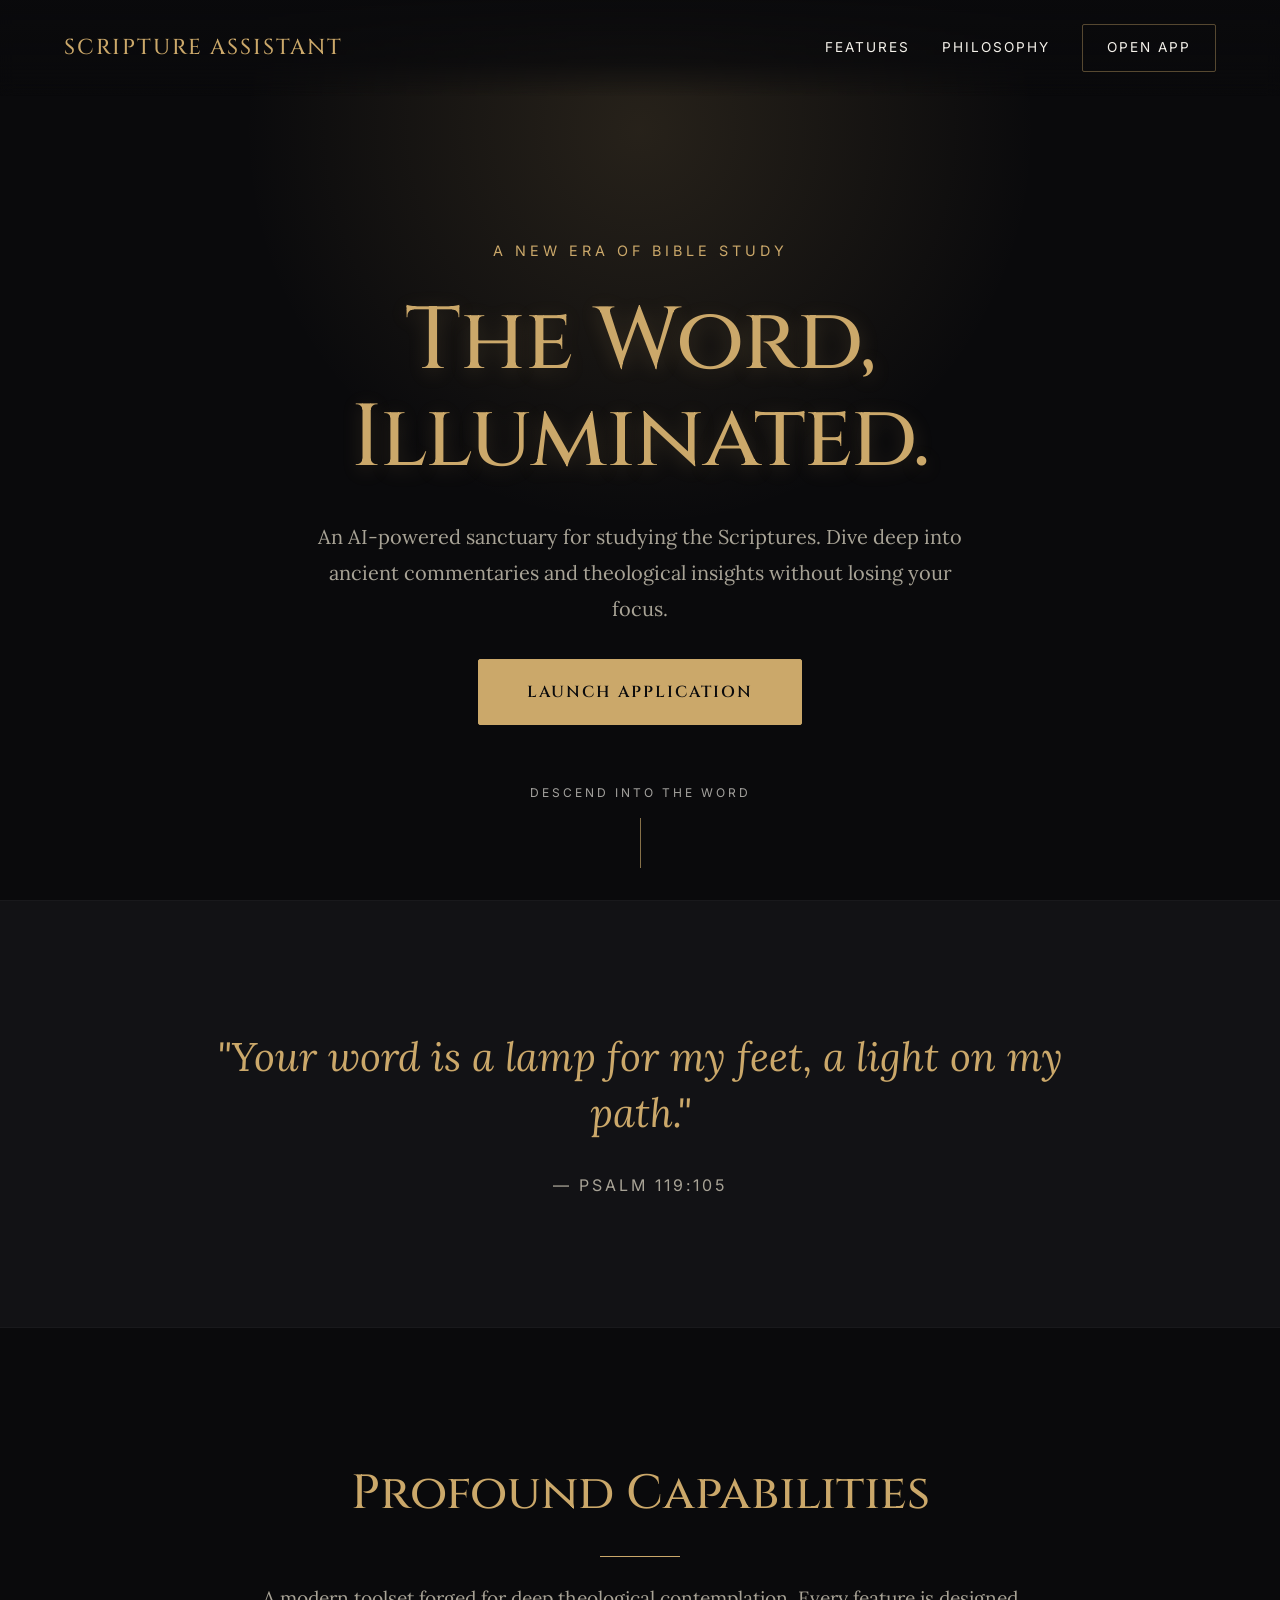
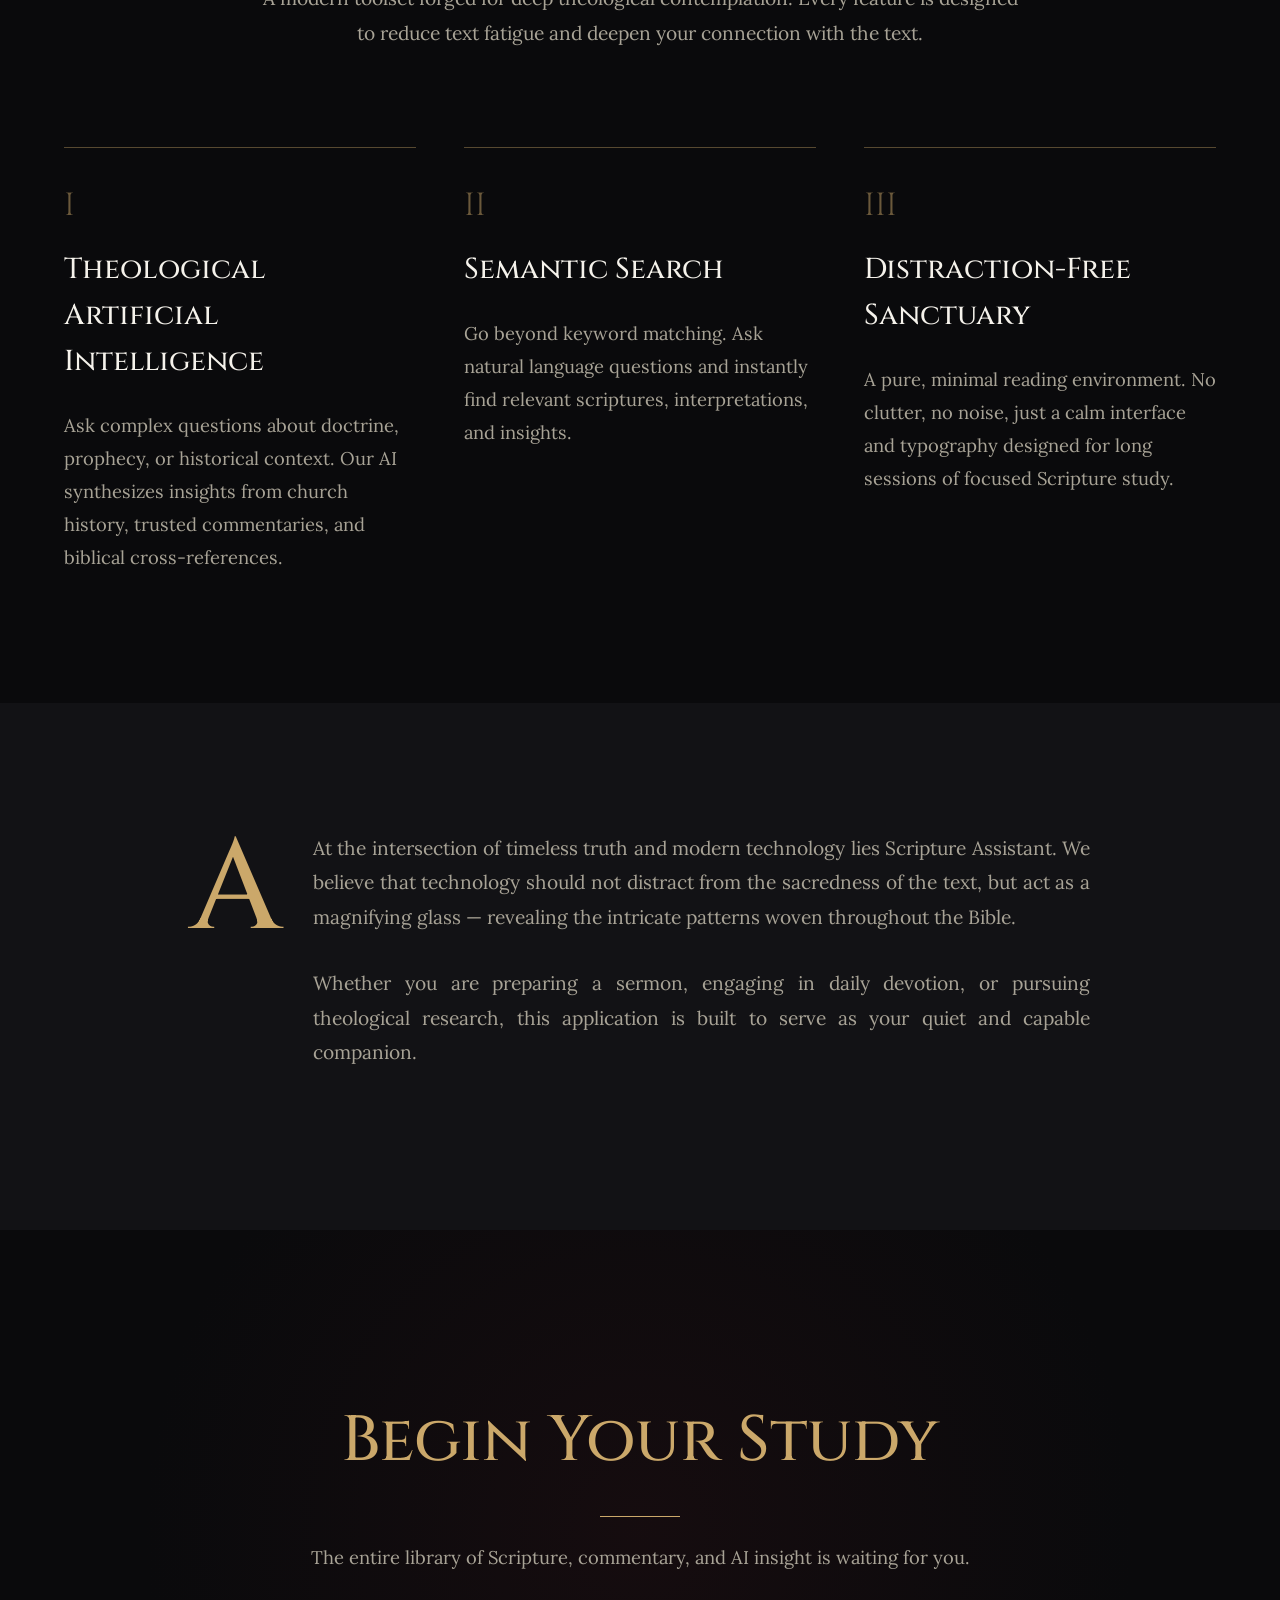
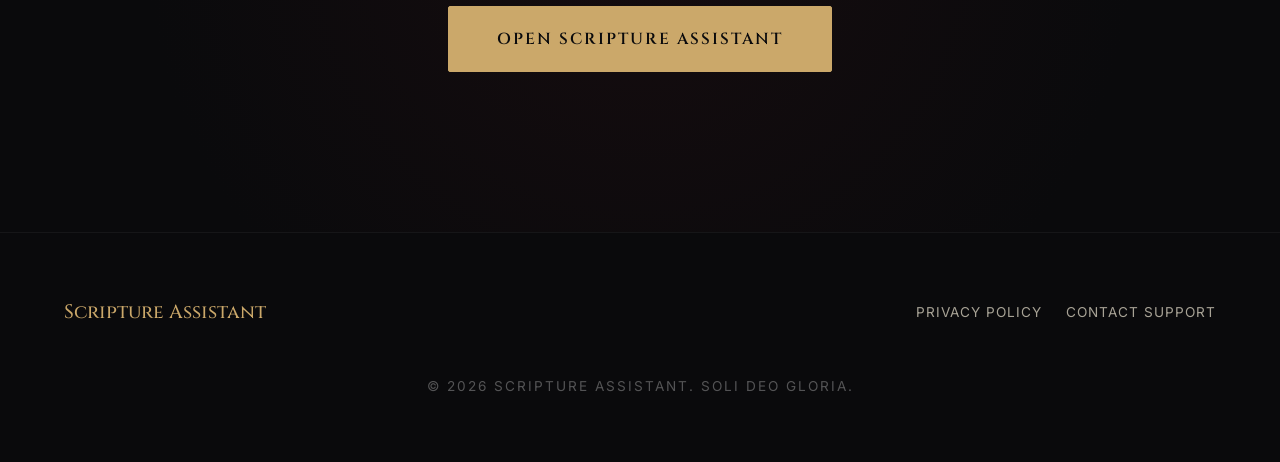
<file: index.html>
<!DOCTYPE html>
<html lang="en">
<head>
  <meta charset="UTF-8">
  <meta name="viewport" content="width=device-width, initial-scale=1.0">
  <title>Scripture Assistant</title>
  <meta name="robots" content="index, follow">
  <link rel="canonical" href="https://scriptureassistant.com/">
  <script>
    (function () {
      const langs = navigator.languages || [navigator.language || "en"];
      const isPolish = langs.some(lang => lang.toLowerCase().startsWith("pl"));
      window.location.replace(isPolish ? "/pl/" : "/en/");
    })();
  </script>
  <noscript>
    <meta http-equiv="refresh" content="0; url=/en/">
  </noscript>
</head>
<body></body>
</html>
</file>
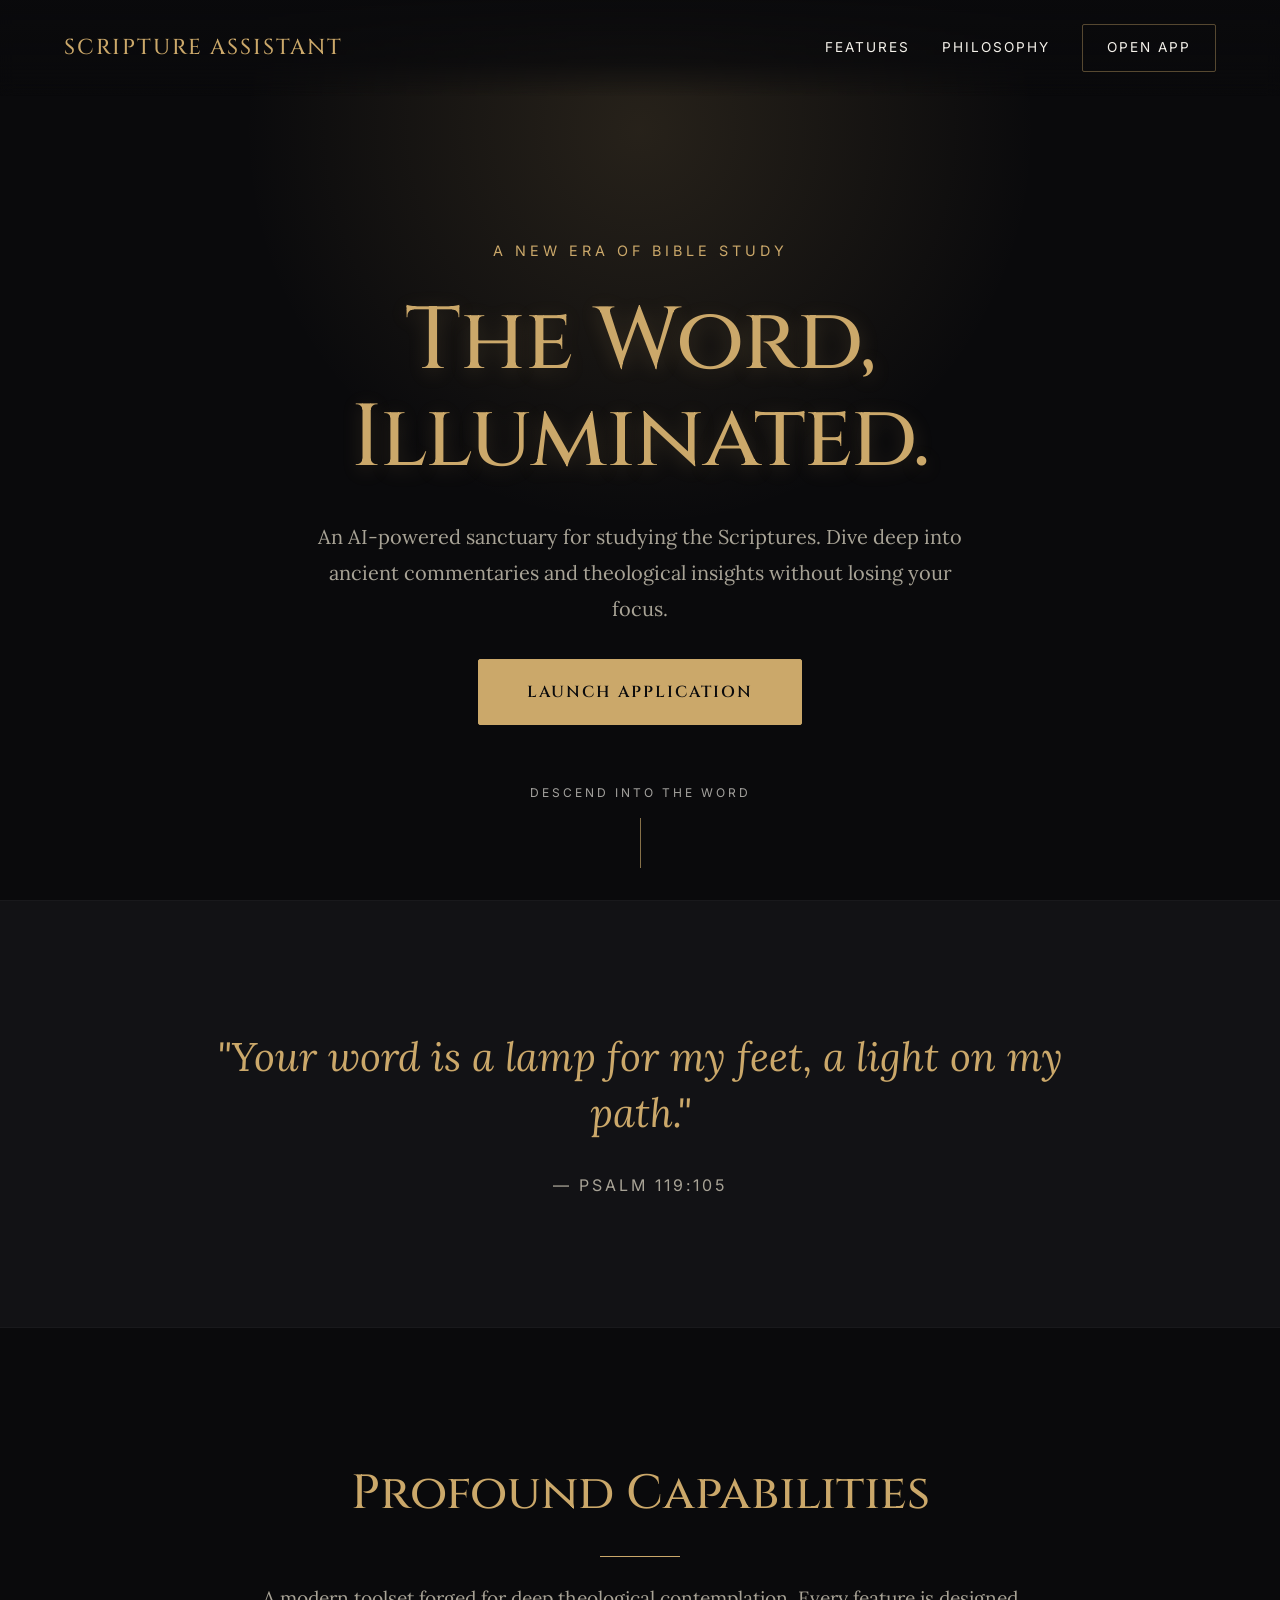
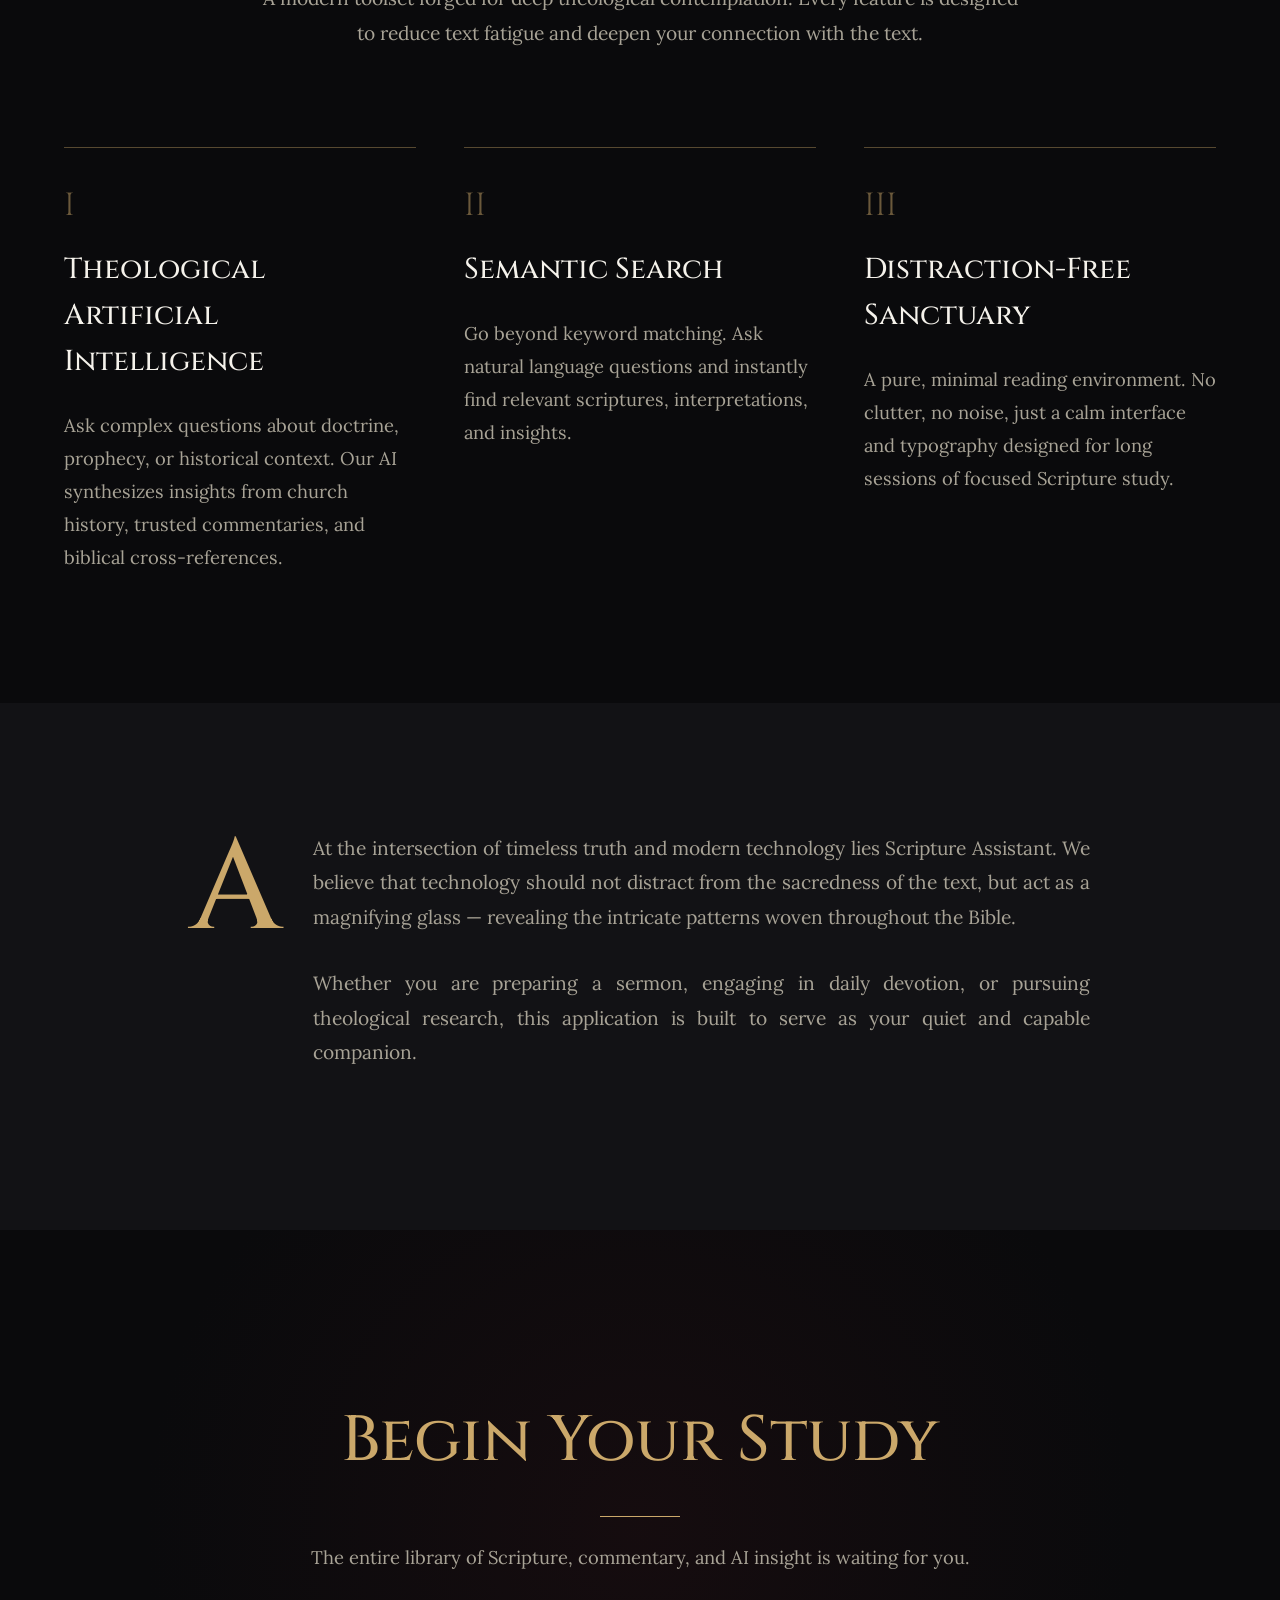
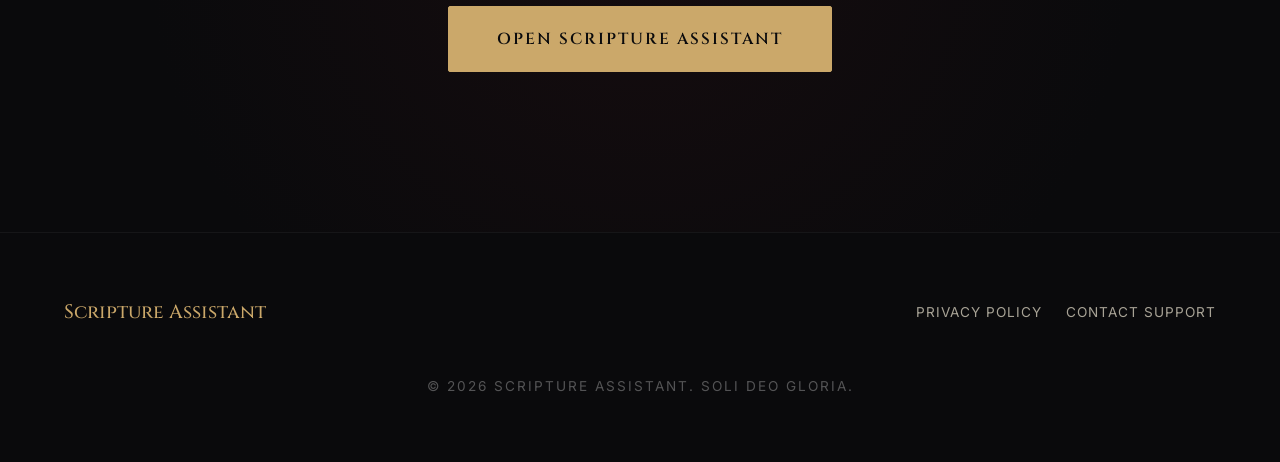
<file: en/index.html>
<!DOCTYPE html>
<html lang="en">
<head>
    <meta charset="UTF-8">
    <meta name="viewport" content="width=device-width, initial-scale=1.0">
    <title>Scripture Assistant | AI Bible Study and Theological Insights</title>
    <meta name="description" content="Study the Bible with AI support, exploring historical context, and trusted commentary in a focused environment without distractions.">
    <meta name="keywords" content="AI Bible study, theological insights, Bible commentary, semantic search, Bible app, Scripture study">
    <meta name="robots" content="index, follow, max-image-preview:large, max-snippet:-1, max-video-preview:-1">
    <meta name="author" content="Scripture Assistant">
    <meta name="theme-color" content="#0a0a0c">

    <link rel="canonical" href="https://scriptureassistant.com/en/">
    <link rel="alternate" hreflang="pl" href="https://scriptureassistant.com/pl/">
    <link rel="alternate" hreflang="en" href="https://scriptureassistant.com/en/">
    <link rel="alternate" hreflang="x-default" href="https://scriptureassistant.com/en/">

    <link rel="icon" href="https://app.scriptureassistant.com/favicon.ico" sizes="any">
    <link rel="icon" href="https://app.scriptureassistant.com/icons/icon-512x512.png" type="image/png">
    <link rel="apple-touch-icon" href="https://app.scriptureassistant.com/apple-touch-icon.png">

    <meta property="og:site_name" content="Scripture Assistant">
    <meta property="og:title" content="Scripture Assistant | AI Bible Study and Theological Insights">
    <meta property="og:description" content="Study the Bible with AI support, exploring historical context, and trusted commentary in a focused environment without distractions.">
    <meta property="og:type" content="website">
    <meta property="og:url" content="https://scriptureassistant.com/en/">
    <meta property="og:image" content="https://app.scriptureassistant.com/opengraph-image.png">
    <meta property="og:image:alt" content="Scripture Assistant homepage preview">
    <meta property="og:locale" content="en_US">

    <meta name="twitter:card" content="summary_large_image">
    <meta name="twitter:title" content="Scripture Assistant | AI Bible Study and Theological Insights">
    <meta name="twitter:description" content="Study the Bible with AI support, exploring historical context, and trusted commentary.">
    <meta name="twitter:image" content="https://app.scriptureassistant.com/opengraph-image.png">

    <script type="application/ld+json">
    {
      "@context": "https://schema.org",
      "@graph": [
        {
          "@type": "WebSite",
          "name": "Scripture Assistant",
          "url": "https://scriptureassistant.com/en/",
          "inLanguage": "en"
        },
        {
          "@type": "SoftwareApplication",
          "name": "Scripture Assistant",
          "applicationCategory": "EducationalApplication",
          "operatingSystem": "Web",
          "description": "An AI-powered Bible study tool offering semantic search, historical context, and theological commentary.",
          "url": "https://app.scriptureassistant.com",
          "offers": {
            "@type": "Offer",
            "price": "0",
            "priceCurrency": "USD"
          }
        }
      ]
    }
    </script>

    <link rel="preconnect" href="https://fonts.googleapis.com">
    <link rel="preconnect" href="https://fonts.gstatic.com" crossorigin>
    <link href="https://fonts.googleapis.com/css2?family=Cinzel:wght@400;500;600;700&family=Lora:ital,wght@0,400;0,500;1,400&family=Inter:wght@300;400;500;600&display=swap" rel="stylesheet">
    <link rel="stylesheet" href="/styles.css">
</head>
<body>
    <a class="skip-link" href="#main-content">Skip to content</a>

    <header class="navbar">
        <div class="logo">
            <a href="/en/" aria-label="Scripture Assistant homepage">Scripture Assistant</a>
        </div>

        <nav class="nav-links" aria-label="Main navigation">
            <a href="#features">Features</a>
            <a href="#about">Philosophy</a>
            <a href="https://app.scriptureassistant.com" class="cta-nav">Open App</a>

        </nav>
    </header>

    <main id="main-content">
        <section class="hero-section" aria-labelledby="hero-title">
            <div class="divine-light" aria-hidden="true"></div>

            <div class="hero-content fade-in-up">
                <span class="eyebrow">A New Era of Bible Study</span>
                <h1 id="hero-title">The Word,<br>Illuminated.</h1>
                <p>An AI-powered sanctuary for studying the Scriptures. Dive deep into ancient commentaries and theological insights without losing your focus.</p>
                <a href="https://app.scriptureassistant.com" class="cta-primary">Launch Application</a>
            </div>

            <div class="scroll-indicator" aria-hidden="true">
                <span>Descend into the Word</span>
                <div class="line"></div>
            </div>
        </section>

        <section id="quote" class="quote-section" aria-labelledby="quote-heading">
            <h2 id="quote-heading" class="sr-only">Biblical inspiration</h2>
            <blockquote class="fade-in-up">
                <p>"Your word is a lamp for my feet, a light on my path."</p>
                <cite>— Psalm 119:105</cite>
            </blockquote>
        </section>

        <section id="features" class="capabilities-section" aria-labelledby="features-title">
            <div class="capabilities-header fade-in-up">
                <h2 id="features-title">Profound Capabilities</h2>
                <div class="divider" aria-hidden="true"></div>
                <p class="section-subtitle">A modern toolset forged for deep theological contemplation. Every feature is designed to reduce text fatigue and deepen your connection with the text.</p>
            </div>

            <div class="capabilities-grid">
                <article class="cap-card fade-in-up">
                    <span class="cap-num">I</span>
                    <h3>Theological Artificial Intelligence</h3>
                    <p>Ask complex questions about doctrine, prophecy, or historical context. Our AI synthesizes insights from church history, trusted commentaries, and biblical cross-references.</p>
                </article>

                <article class="cap-card fade-in-up" style="transition-delay: 0.2s">
                    <span class="cap-num">II</span>
                    <h3>Semantic Search</h3>
                    <p>Go beyond keyword matching. Ask natural language questions and instantly find relevant scriptures, interpretations, and insights.</p>
                </article>

                <article class="cap-card fade-in-up" style="transition-delay: 0.4s">
                    <span class="cap-num">III</span>
                    <h3>Distraction-Free Sanctuary</h3>
                    <p>A pure, minimal reading environment. No clutter, no noise, just a calm interface and typography designed for long sessions of focused Scripture study.</p>
                </article>
            </div>
        </section>

        <section id="about" class="editorial-section" aria-labelledby="about-title">
            <div class="editorial-content fade-in-up">
                <span class="drop-cap" aria-hidden="true">A</span>

                <div class="editorial-text">
                    <h2 id="about-title" class="sr-only">About Scripture Assistant</h2>
                    <p>At the intersection of timeless truth and modern technology lies Scripture Assistant. We believe that technology should not distract from the sacredness of the text, but act as a magnifying glass — revealing the intricate patterns woven throughout the Bible.</p>
                    <p>Whether you are preparing a sermon, engaging in daily devotion, or pursuing theological research, this application is built to serve as your quiet and capable companion.</p>
                </div>
            </div>
        </section>

        <section class="final-cta" aria-labelledby="cta-title">
            <div class="cta-content fade-in-up">
                <h2 id="cta-title">Begin Your Study</h2>
                <div class="divider" aria-hidden="true"></div>
                <p>The entire library of Scripture, commentary, and AI insight is waiting for you.</p>
                <a href="https://app.scriptureassistant.com" class="cta-primary">Open Scripture Assistant</a>
            </div>
        </section>
    </main>

    <footer class="site-footer">
        <div class="footer-content">
            <div class="footer-logo">Scripture Assistant</div>

            <nav class="footer-links" aria-label="Footer navigation">
                <a href="https://app.scriptureassistant.com/privacy-policy">Privacy Policy</a>
                <a href="https://app.scriptureassistant.com/contact">Contact Support</a>
            </nav>
        </div>

        <div class="copyright">
            &copy; <span id="currentYear">2026</span> Scripture Assistant. Soli Deo Gloria.
        </div>
    </footer>

    <script>
        document.getElementById("currentYear").textContent = new Date().getFullYear();

        const prefersReducedMotion = window.matchMedia("(prefers-reduced-motion: reduce)").matches;
        const animatedElements = document.querySelectorAll(".fade-in-up");

        if (prefersReducedMotion || !("IntersectionObserver" in window)) {
            animatedElements.forEach(el => el.classList.add("visible"));
        } else {
            const observer = new IntersectionObserver((entries, obs) => {
                entries.forEach(entry => {
                    if (entry.isIntersecting) {
                        entry.target.classList.add("visible");
                        obs.unobserve(entry.target);
                    }
                });
            }, { threshold: 0.15 });

            animatedElements.forEach(el => observer.observe(el));
        }
    </script>
</body>
</html>
</file>
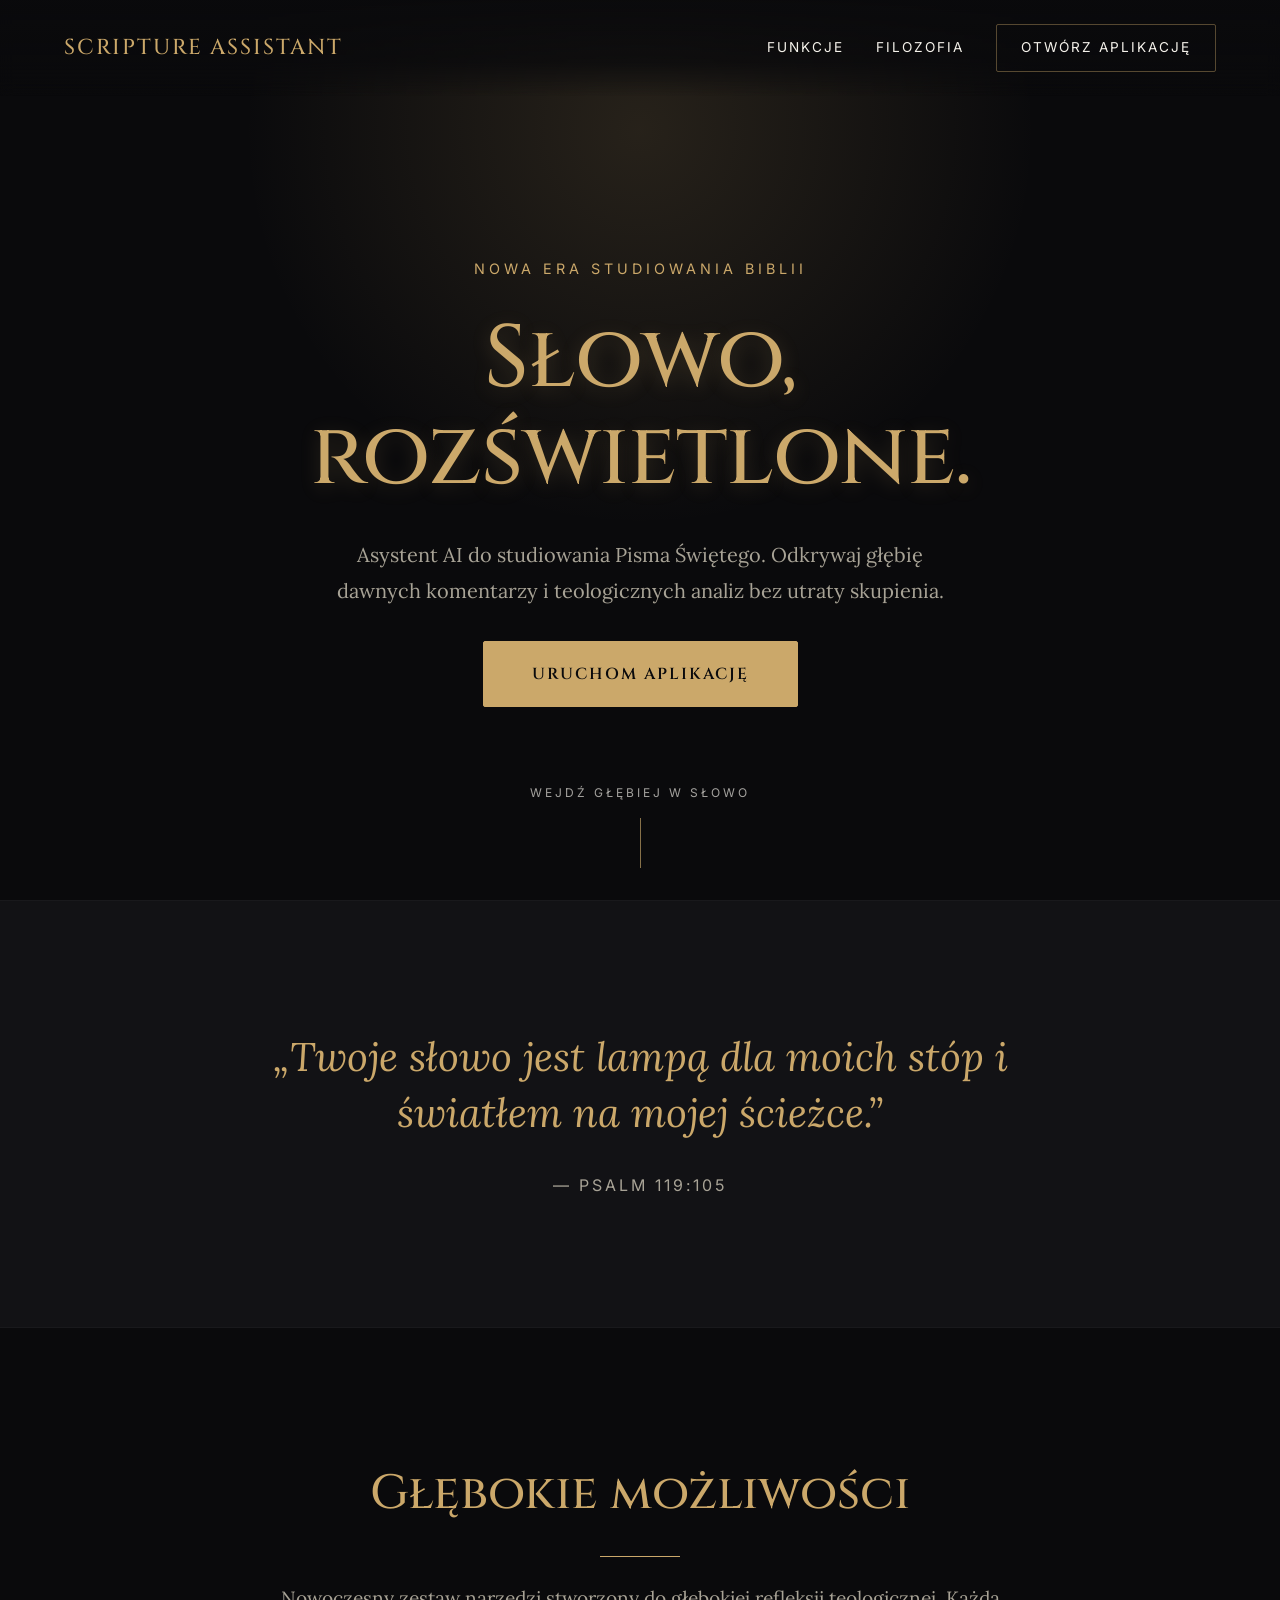
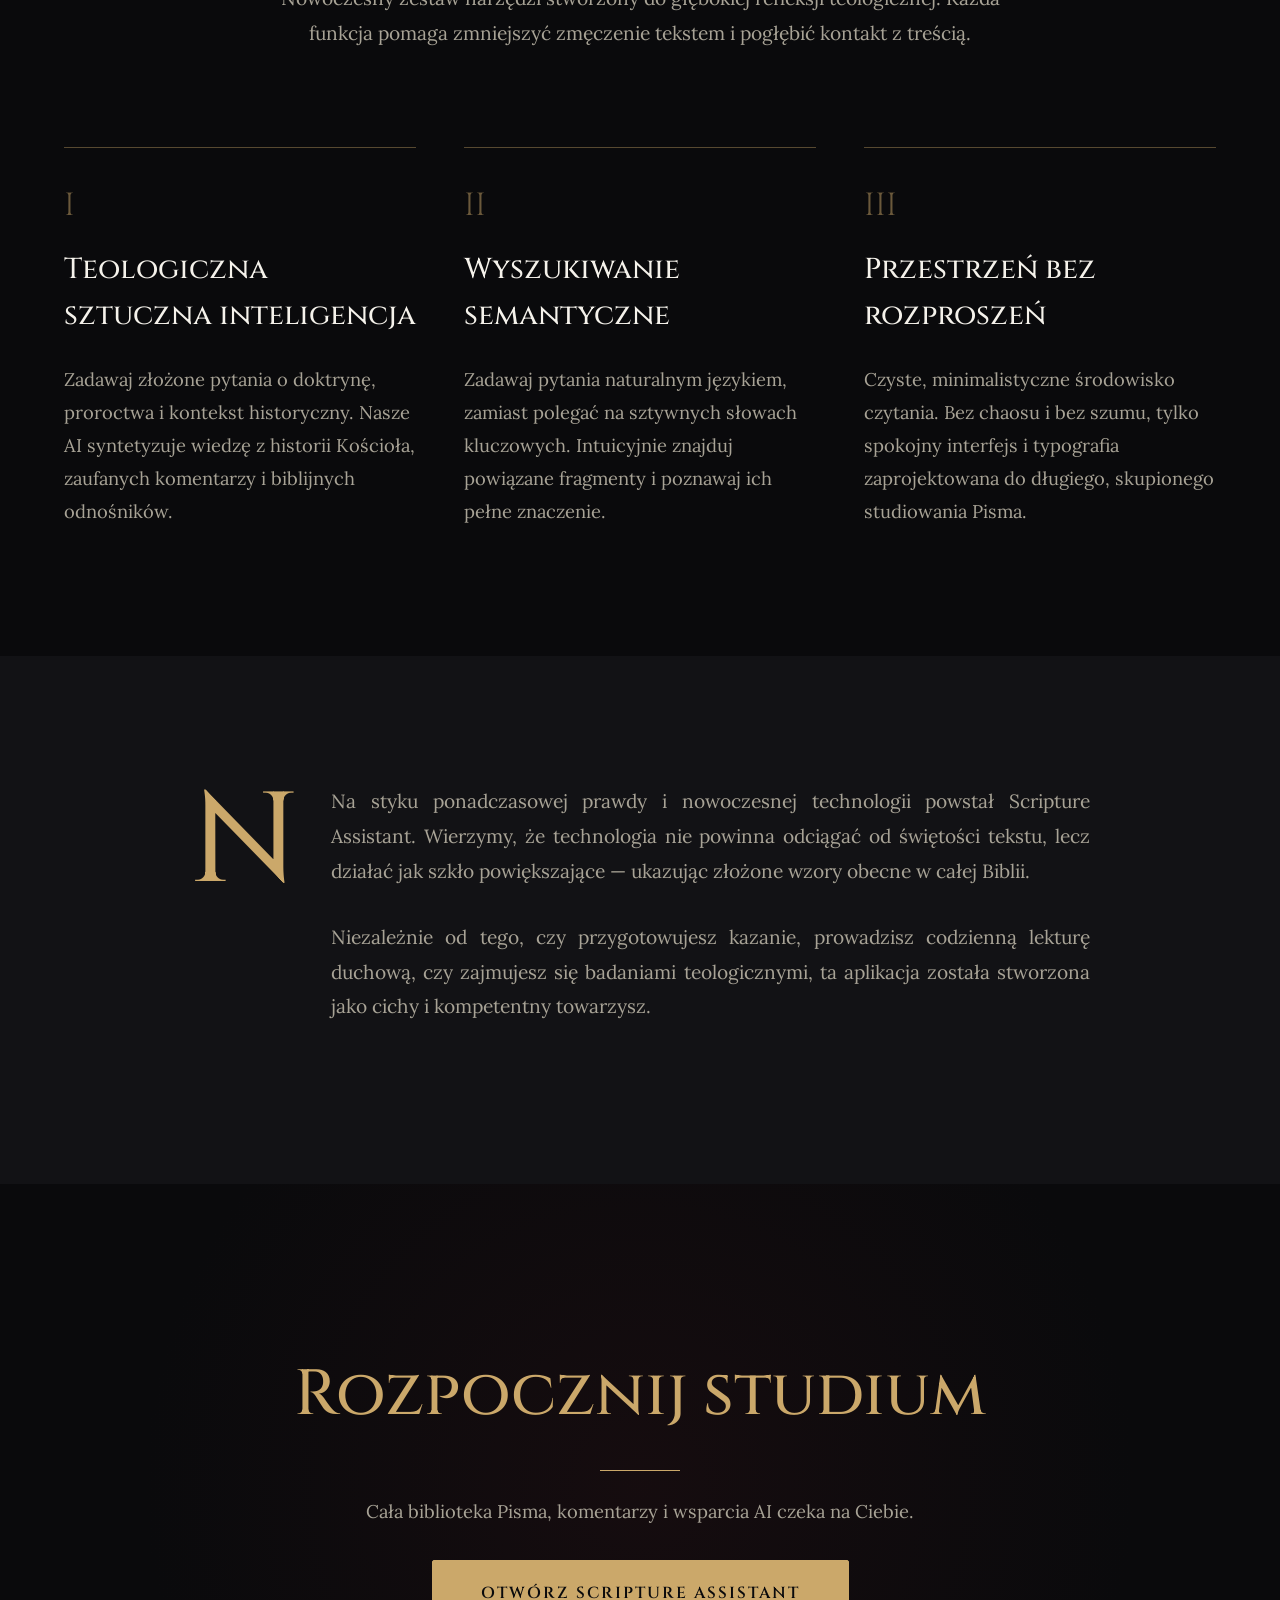
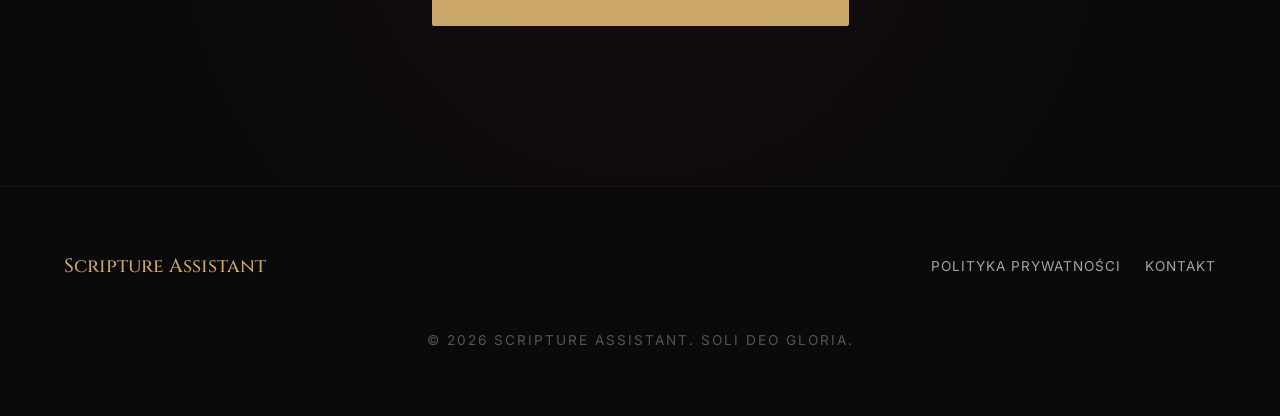
<file: pl/index.html>
<!DOCTYPE html>
<html lang="pl">
<head>
    <meta charset="UTF-8">
    <meta name="viewport" content="width=device-width, initial-scale=1.0">
    <title>Scripture Assistant | AI do studiowania Biblii i teologii</title>
    <meta name="description" content="Studiuj Biblię z pomocą AI, wykorzystując kontekst historyczny i zaufane komentarze w spokojnym środowisku bez rozproszeń.">
    <meta name="keywords" content="AI Biblia, studiowanie Biblii, teologia, komentarze biblijne, wyszukiwanie semantyczne, aplikacja biblijna">
    <meta name="robots" content="index, follow, max-image-preview:large, max-snippet:-1, max-video-preview:-1">
    <meta name="author" content="Scripture Assistant">
    <meta name="theme-color" content="#0a0a0c">

    <link rel="canonical" href="https://scriptureassistant.com/pl/">
    <link rel="alternate" hreflang="pl" href="https://scriptureassistant.com/pl/">
    <link rel="alternate" hreflang="en" href="https://scriptureassistant.com/en/">
    <link rel="alternate" hreflang="x-default" href="https://scriptureassistant.com/en/">

    <link rel="icon" href="https://app.scriptureassistant.com/favicon.ico" sizes="any">
    <link rel="icon" href="https://app.scriptureassistant.com/icons/icon-512x512.png" type="image/png">
    <link rel="apple-touch-icon" href="https://app.scriptureassistant.com/apple-touch-icon.png">

    <meta property="og:site_name" content="Scripture Assistant">
    <meta property="og:title" content="Scripture Assistant | AI do studiowania Biblii i teologii">
    <meta property="og:description" content="Studiuj Biblię z pomocą AI, wykorzystując kontekst historyczny i zaufane komentarze w spokojnym środowisku bez rozproszeń.">
    <meta property="og:type" content="website">
    <meta property="og:url" content="https://scriptureassistant.com/pl/">
    <meta property="og:image" content="https://app.scriptureassistant.com/opengraph-image.png">
    <meta property="og:image:alt" content="Podgląd strony Scripture Assistant">
    <meta property="og:locale" content="pl_PL">

    <meta name="twitter:card" content="summary_large_image">
    <meta name="twitter:title" content="Scripture Assistant | AI do studiowania Biblii i teologii">
    <meta name="twitter:description" content="Studiuj Biblię z pomocą AI, wykorzystując kontekst historyczny i zaufane komentarze.">
    <meta name="twitter:image" content="https://app.scriptureassistant.com/opengraph-image.png">

    <script type="application/ld+json">
    {
      "@context": "https://schema.org",
      "@graph": [
        {
          "@type": "WebSite",
          "name": "Scripture Assistant",
          "url": "https://scriptureassistant.com/pl/",
          "inLanguage": "pl"
        },
        {
          "@type": "SoftwareApplication",
          "name": "Scripture Assistant",
          "applicationCategory": "EducationalApplication",
          "operatingSystem": "Web",
          "description": "Asystent AI do studiowania Biblii, oferujący wyszukiwanie semantyczne, kontekst historyczny i komentarze teologiczne.",
          "url": "https://app.scriptureassistant.com",
          "offers": {
            "@type": "Offer",
            "price": "0",
            "priceCurrency": "USD"
          }
        }
      ]
    }
    </script>

    <link rel="preconnect" href="https://fonts.googleapis.com">
    <link rel="preconnect" href="https://fonts.gstatic.com" crossorigin>
    <link href="https://fonts.googleapis.com/css2?family=Cinzel:wght@400;500;600;700&family=Lora:ital,wght@0,400;0,500;1,400&family=Inter:wght@300;400;500;600&display=swap" rel="stylesheet">
    <link rel="stylesheet" href="/styles.css">
</head>
<body>
    <a class="skip-link" href="#main-content">Przejdź do treści</a>

    <header class="navbar">
        <div class="logo">
            <a href="/pl/" aria-label="Strona główna Scripture Assistant">Scripture Assistant</a>
        </div>

        <nav class="nav-links" aria-label="Nawigacja główna">
            <a href="#features">Funkcje</a>
            <a href="#about">Filozofia</a>
            <a href="https://app.scriptureassistant.com" class="cta-nav">Otwórz aplikację</a>

        </nav>
    </header>

    <main id="main-content">
        <section class="hero-section" aria-labelledby="hero-title">
            <div class="divine-light" aria-hidden="true"></div>

            <div class="hero-content fade-in-up">
                <span class="eyebrow">Nowa era studiowania Biblii</span>
                <h1 id="hero-title">Słowo,<br>rozświetlone.</h1>
                <p>Asystent AI do studiowania Pisma Świętego. Odkrywaj głębię dawnych komentarzy i teologicznych analiz bez utraty skupienia.</p>
                <a href="https://app.scriptureassistant.com" class="cta-primary">Uruchom aplikację</a>
            </div>

            <div class="scroll-indicator" aria-hidden="true">
                <span>Wejdź głębiej w Słowo</span>
                <div class="line"></div>
            </div>
        </section>

        <section id="quote" class="quote-section" aria-labelledby="quote-heading">
            <h2 id="quote-heading" class="sr-only">Biblijna inspiracja</h2>
            <blockquote class="fade-in-up">
                <p>„Twoje słowo jest lampą dla moich stóp i światłem na mojej ścieżce.”</p>
                <cite>— Psalm 119:105</cite>
            </blockquote>
        </section>

        <section id="features" class="capabilities-section" aria-labelledby="features-title">
            <div class="capabilities-header fade-in-up">
                <h2 id="features-title">Głębokie możliwości</h2>
                <div class="divider" aria-hidden="true"></div>
                <p class="section-subtitle">Nowoczesny zestaw narzędzi stworzony do głębokiej refleksji teologicznej. Każda funkcja pomaga zmniejszyć zmęczenie tekstem i pogłębić kontakt z treścią.</p>
            </div>

            <div class="capabilities-grid">
                <article class="cap-card fade-in-up">
                    <span class="cap-num">I</span>
                    <h3>Teologiczna sztuczna inteligencja</h3>
                    <p>Zadawaj złożone pytania o doktrynę, proroctwa i kontekst historyczny. Nasze AI syntetyzuje wiedzę z historii Kościoła, zaufanych komentarzy i biblijnych odnośników.</p>
                </article>

                <article class="cap-card fade-in-up" style="transition-delay: 0.2s">
                    <span class="cap-num">II</span>
                    <h3>Wyszukiwanie semantyczne</h3>
                    <p>Zadawaj pytania naturalnym językiem, zamiast polegać na sztywnych słowach kluczowych. Intuicyjnie znajduj powiązane fragmenty i poznawaj ich pełne znaczenie.</p>
                </article>

                <article class="cap-card fade-in-up" style="transition-delay: 0.4s">
                    <span class="cap-num">III</span>
                    <h3>Przestrzeń bez rozproszeń</h3>
                    <p>Czyste, minimalistyczne środowisko czytania. Bez chaosu i bez szumu, tylko spokojny interfejs i typografia zaprojektowana do długiego, skupionego studiowania Pisma.</p>
                </article>
            </div>
        </section>

        <section id="about" class="editorial-section" aria-labelledby="about-title">
            <div class="editorial-content fade-in-up">
                <span class="drop-cap" aria-hidden="true">N</span>

                <div class="editorial-text">
                    <h2 id="about-title" class="sr-only">O Scripture Assistant</h2>
                    <p>Na styku ponadczasowej prawdy i nowoczesnej technologii powstał Scripture Assistant. Wierzymy, że technologia nie powinna odciągać od świętości tekstu, lecz działać jak szkło powiększające — ukazując złożone wzory obecne w całej Biblii.</p>
                    <p>Niezależnie od tego, czy przygotowujesz kazanie, prowadzisz codzienną lekturę duchową, czy zajmujesz się badaniami teologicznymi, ta aplikacja została stworzona jako cichy i kompetentny towarzysz.</p>
                </div>
            </div>
        </section>

        <section class="final-cta" aria-labelledby="cta-title">
            <div class="cta-content fade-in-up">
                <h2 id="cta-title">Rozpocznij studium</h2>
                <div class="divider" aria-hidden="true"></div>
                <p>Cała biblioteka Pisma, komentarzy i wsparcia AI czeka na Ciebie.</p>
                <a href="https://app.scriptureassistant.com" class="cta-primary">Otwórz Scripture Assistant</a>
            </div>
        </section>
    </main>

    <footer class="site-footer">
        <div class="footer-content">
            <div class="footer-logo">Scripture Assistant</div>

            <nav class="footer-links" aria-label="Nawigacja stopki">
                <a href="https://app.scriptureassistant.com/privacy-policy">Polityka prywatności</a>
                <a href="https://app.scriptureassistant.com/contact">Kontakt</a>
            </nav>
        </div>

        <div class="copyright">
            &copy; <span id="currentYear">2026</span> Scripture Assistant. Soli Deo Gloria.
        </div>
    </footer>

    <script>
        document.getElementById("currentYear").textContent = new Date().getFullYear();

        const prefersReducedMotion = window.matchMedia("(prefers-reduced-motion: reduce)").matches;
        const animatedElements = document.querySelectorAll(".fade-in-up");

        if (prefersReducedMotion || !("IntersectionObserver" in window)) {
            animatedElements.forEach(el => el.classList.add("visible"));
        } else {
            const observer = new IntersectionObserver((entries, obs) => {
                entries.forEach(entry => {
                    if (entry.isIntersecting) {
                        entry.target.classList.add("visible");
                        obs.unobserve(entry.target);
                    }
                });
            }, { threshold: 0.15 });

            animatedElements.forEach(el => observer.observe(el));
        }
    </script>
</body>
</html>
</file>
<file: styles.css>
:root {
    --bg-primary: #0a0a0c;
    --bg-secondary: #121215;
    --text-primary: #f5f2eb;
    --text-secondary: #a8a396;
    --gold: #cba86a;
    --gold-dim: rgba(203, 168, 106, 0.4);
    --crimson: #7a1f28;
    --border-soft: rgba(255, 255, 255, 0.05);
    --shadow-gold: 0 4px 20px rgba(203, 168, 106, 0.2);

    --font-display: 'Cinzel', serif;
    --font-serif: 'Lora', serif;
    --font-sans: 'Inter', sans-serif;

    --container: 1400px;
    --container-narrow: 900px;
    --radius-sm: 2px;
}

html {
    scroll-behavior: smooth;
}

* {
    margin: 0;
    padding: 0;
    box-sizing: border-box;
}

body {
    background-color: var(--bg-primary);
    color: var(--text-primary);
    font-family: var(--font-serif);
    line-height: 1.6;
    overflow-x: hidden;
}

::selection {
    background: var(--gold-dim);
    color: var(--text-primary);
}

img {
    max-width: 100%;
    display: block;
}

a {
    color: inherit;
    text-decoration: none;
    transition: all 0.4s ease;
}

button,
a {
    -webkit-tap-highlight-color: transparent;
}

h1,
h2,
h3,
.logo,
.footer-logo,
.drop-cap {
    font-family: var(--font-display);
    font-weight: 500;
}

h1 {
    font-size: clamp(3rem, 8vw, 5.5rem);
    line-height: 1.1;
    margin-bottom: 2rem;
    color: var(--gold);
    letter-spacing: -1px;
    text-shadow: var(--shadow-gold);
}

h2 {
    font-size: clamp(2.2rem, 5vw, 3rem);
    color: var(--gold);
    margin-bottom: 1rem;
}

p {
    font-size: 1.15rem;
    line-height: 1.8;
    color: var(--text-secondary);
}

.skip-link {
    position: absolute;
    left: 1rem;
    top: -100px;
    z-index: 9999;
    background: var(--gold);
    color: var(--bg-primary);
    padding: 0.75rem 1rem;
    border-radius: var(--radius-sm);
    font-family: var(--font-sans);
    font-weight: 600;
}

.skip-link:focus {
    top: 1rem;
}

.sr-only {
    position: absolute;
    width: 1px;
    height: 1px;
    margin: -1px;
    padding: 0;
    overflow: hidden;
    border: 0;
    clip: rect(0, 0, 0, 0);
    white-space: nowrap;
}

.fade-in-up {
    opacity: 0;
    transform: translateY(30px);
    transition:
        opacity 1.2s cubic-bezier(0.25, 0.46, 0.45, 0.94),
        transform 1.2s cubic-bezier(0.25, 0.46, 0.45, 0.94);
}

.fade-in-up.visible {
    opacity: 1;
    transform: translateY(0);
}

.navbar {
    position: fixed;
    inset: 0 0 auto 0;
    width: 100%;
    padding: 1.5rem 4rem;
    display: flex;
    justify-content: space-between;
    align-items: center;
    gap: 2rem;
    z-index: 1000;
    background: linear-gradient(to bottom, rgba(10, 10, 12, 0.96) 0%, rgba(10, 10, 12, 0.78) 65%, transparent 100%);
    backdrop-filter: blur(8px);
}

.logo {
    font-size: 1.35rem;
    letter-spacing: 2px;
    color: var(--gold);
    text-transform: uppercase;
    flex-shrink: 0;
}

.logo a {
    color: inherit;
}

.nav-links {
    display: flex;
    gap: 2rem;
    align-items: center;
    flex-wrap: wrap;
    justify-content: flex-end;
}

.nav-links a {
    color: var(--text-primary);
    font-family: var(--font-sans);
    font-size: 0.85rem;
    letter-spacing: 2px;
    text-transform: uppercase;
}

.nav-links a:hover,
.footer-links a:hover {
    color: var(--gold);
}

.cta-nav {
    border: 1px solid var(--gold-dim);
    padding: 0.75rem 1.5rem;
    border-radius: var(--radius-sm);
}

.cta-nav:hover {
    background: var(--gold);
    color: var(--bg-primary) !important;
}

.lang-switch {
    display: inline-flex;
    align-items: center;
    border: 1px solid var(--gold-dim);
    border-radius: 999px;
    overflow: hidden;
    margin-left: 0.5rem;
}

.lang-switch a {
    padding: 0.55rem 0.9rem;
    font-size: 0.78rem;
    letter-spacing: 1.5px;
    line-height: 1;
}

.lang-switch a.active {
    background: var(--gold);
    color: var(--bg-primary);
}

.divider {
    height: 1px;
    width: 80px;
    background: var(--gold);
    margin: 1.5rem auto;
}

.cta-primary {
    display: inline-block;
    background: var(--gold);
    color: var(--bg-primary);
    font-family: var(--font-display);
    font-weight: 600;
    text-transform: uppercase;
    letter-spacing: 2px;
    padding: 1.2rem 3rem;
    margin-top: 2rem;
    border-radius: var(--radius-sm);
    border: 1px solid var(--gold);
}

.cta-primary:hover {
    background: transparent;
    color: var(--gold);
    box-shadow: 0 0 20px rgba(203, 168, 106, 0.2);
}

a:focus-visible,
button:focus-visible {
    outline: 2px solid var(--gold);
    outline-offset: 4px;
}

.hero-section {
    min-height: 100vh;
    display: flex;
    flex-direction: column;
    justify-content: center;
    align-items: center;
    text-align: center;
    padding: 8rem 2rem 4rem;
    position: relative;
    overflow: hidden;
}

.divine-light {
    position: absolute;
    top: -30%;
    left: 50%;
    transform: translateX(-50%);
    width: min(90vw, 800px);
    height: min(90vw, 800px);
    background: radial-gradient(circle, rgba(203, 168, 106, 0.15) 0%, rgba(10, 10, 12, 0) 70%);
    z-index: -1;
}

.hero-content {
    max-width: 800px;
    z-index: 1;
}

.eyebrow {
    font-family: var(--font-sans);
    font-size: 0.9rem;
    letter-spacing: 4px;
    text-transform: uppercase;
    color: var(--gold);
    display: block;
    margin-bottom: 2rem;
}

.hero-content p {
    font-size: 1.25rem;
    max-width: 650px;
    margin: 0 auto;
}

.scroll-indicator {
    position: absolute;
    bottom: 2rem;
    display: flex;
    flex-direction: column;
    align-items: center;
    gap: 1rem;
    opacity: 0.65;
}

.scroll-indicator span {
    font-family: var(--font-sans);
    font-size: 0.75rem;
    letter-spacing: 3px;
    text-transform: uppercase;
}

.scroll-indicator .line {
    width: 1px;
    height: 50px;
    background: var(--gold);
}

.quote-section {
    padding: 8rem 2rem;
    background: var(--bg-secondary);
    display: flex;
    justify-content: center;
    border-top: 1px solid rgba(255, 255, 255, 0.03);
    border-bottom: 1px solid rgba(255, 255, 255, 0.03);
}

blockquote {
    max-width: 900px;
    text-align: center;
}

blockquote p {
    font-size: clamp(1.8rem, 4vw, 2.5rem);
    color: var(--gold);
    font-style: italic;
    line-height: 1.4;
}

cite {
    display: block;
    font-family: var(--font-sans);
    font-size: 1rem;
    font-style: normal;
    letter-spacing: 3px;
    text-transform: uppercase;
    color: var(--text-secondary);
    margin-top: 2rem;
}

.capabilities-section {
    padding: 8rem 4rem;
    max-width: var(--container);
    margin: 0 auto;
}

.capabilities-header {
    text-align: center;
    margin-bottom: 6rem;
}

.section-subtitle {
    max-width: 760px;
    margin: 0 auto;
    font-size: 1.2rem;
}

.capabilities-grid {
    display: grid;
    grid-template-columns: repeat(3, 1fr);
    gap: 3rem;
}

.cap-card {
    border-top: 1px solid var(--gold-dim);
    padding-top: 2rem;
}

.cap-num {
    font-family: var(--font-display);
    font-size: 2rem;
    color: var(--gold);
    opacity: 0.5;
    display: block;
    margin-bottom: 1rem;
}

.cap-card h3 {
    font-size: 1.8rem;
    margin-bottom: 1.5rem;
    color: var(--text-primary);
}

.editorial-section {
    padding: 8rem 2rem;
    background: var(--bg-secondary);
    display: flex;
    justify-content: center;
}

.editorial-content {
    max-width: var(--container-narrow);
    display: flex;
    gap: 2rem;
    align-items: flex-start;
}

.drop-cap {
    font-size: clamp(5rem, 10vw, 8rem);
    line-height: 0.8;
    color: var(--gold);
    flex-shrink: 0;
    margin-top: 0.5rem;
}

.editorial-text p {
    margin-bottom: 2rem;
    font-size: 1.2rem;
    text-align: justify;
}

.final-cta {
    padding: 10rem 2rem;
    text-align: center;
    background: radial-gradient(circle at center, rgba(122, 31, 40, 0.1) 0%, var(--bg-primary) 70%);
}

.final-cta h2 {
    font-size: clamp(2.5rem, 6vw, 4rem);
}

.site-footer {
    padding: 4rem;
    border-top: 1px solid var(--border-soft);
}

.footer-content {
    max-width: var(--container);
    margin: 0 auto 3rem;
    display: flex;
    justify-content: space-between;
    align-items: center;
    gap: 2rem;
}

.footer-logo {
    font-size: 1.2rem;
    color: var(--gold);
}

.footer-links {
    display: flex;
    flex-wrap: wrap;
    justify-content: center;
    gap: 1.5rem;
}

.footer-links a {
    color: var(--text-secondary);
    font-family: var(--font-sans);
    font-size: 0.85rem;
    text-transform: uppercase;
    letter-spacing: 1px;
}

.copyright {
    text-align: center;
    font-family: var(--font-sans);
    font-size: 0.85rem;
    color: rgba(255, 255, 255, 0.3);
    text-transform: uppercase;
    letter-spacing: 2px;
}

@media (max-width: 1024px) {
    .navbar {
        padding: 1.25rem 2rem;
    }

    .capabilities-grid {
        grid-template-columns: repeat(2, 1fr);
    }

    .capabilities-section,
    .site-footer {
        padding-left: 2rem;
        padding-right: 2rem;
    }
}

@media (max-width: 768px) {
    .navbar {
        flex-direction: column;
        align-items: center;
    }

    .nav-links {
        gap: 1rem;
        width: 100%;
        justify-content: center;
    }

    .lang-switch {
        margin-left: 0;
    }

    .hero-section {
        padding-top: 10rem;
    }

    .capabilities-grid {
        grid-template-columns: 1fr;
    }

    .quote-section,
    .editorial-section,
    .final-cta {
        padding-left: 1.5rem;
        padding-right: 1.5rem;
    }

    .capabilities-section,
    .site-footer {
        padding: 6rem 1.5rem;
    }

    .editorial-content {
        flex-direction: column;
    }

    .footer-content {
        flex-direction: column;
        text-align: center;
    }

    .footer-links {
        flex-direction: column;
        gap: 1rem;
    }
}

@media (prefers-reduced-motion: reduce) {
    html {
        scroll-behavior: auto;
    }

    *,
    *::before,
    *::after {
        animation: none !important;
        transition: none !important;
    }

    .fade-in-up {
        opacity: 1;
        transform: none;
    }
}
</file>
